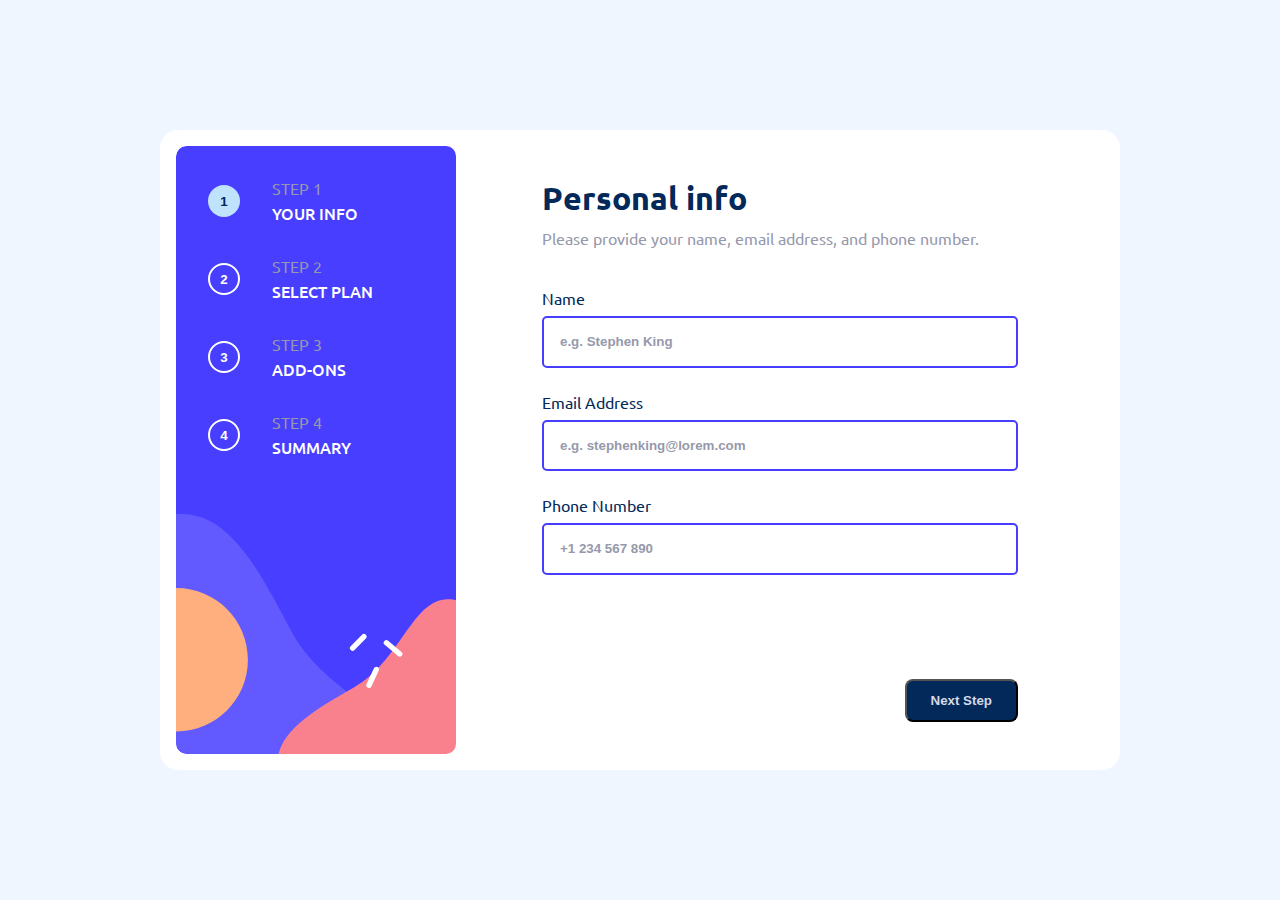
<file: index.html>
<!DOCTYPE html>
<html lang="en">
<head>
  <meta charset="UTF-8">
  <meta name="viewport" content="width=device-width, initial-scale=1.0">

  <link rel="icon" type="image/png" sizes="32x32" href="./assets/images/favicon-32x32.png">
  <link rel="preconnect" href="https://fonts.googleapis.com">
  <link rel="preconnect" href="https://fonts.gstatic.com" crossorigin>
  <link href="https://fonts.googleapis.com/css2?family=Ubuntu:ital,wght@0,300;0,400;0,500;0,700;1,300;1,400;1,500;1,700&display=swap" rel="stylesheet">

  <link rel="stylesheet" href="styles/general.css">
  <link rel="stylesheet" href="styles/step_1.css">

  <title>Frontend Mentor | Multi-step form</title>

</head>
<body>
  
  <div class="background-container">
    <img src="./assets/images/bg-sidebar-mobile.svg" alt="">
  </div>

  <div class="side-bar-mobile">
    <button class="step">
      1
    </button>
    <button class="step">
      2
    </button>
    <button class="step">
      3
    </button>
    <button class="step">
      4
    </button>
  </div>

  <div class="content-area">
    <div class="side-bar">

      <div class="option-1">
        <button class="step">
          1
        </button>
        <div class="option-info">
          <p>STEP 1</p>
          <p>YOUR INFO</p>
        </div>
      </div>

      <div class="option-2">
        <button class="step">
          2
        </button>
        <div class="option-info">
          <p>STEP 2</p>
          <p>SELECT PLAN</p>
        </div>
      </div>

      <div class="option-3">
        <button class="step">
          3
        </button>
        <div class="option-info">
          <p>STEP 3</p>
          <p>ADD-ONS</p>
        </div>
      </div>

      <div class="option-4">
        <button class="step">
          4
        </button>
        <div class="option-info">
          <p>STEP 4</p>
          <p>SUMMARY</p>
        </div>
      </div>

    </div>

    <div class="info">
        <h1>Personal info</h1>
        <p>Please provide your name, email address, and phone number.</p>

        <div class="input-wrapper">

          <div class="labels">
            <label for="name">Name</label>
            <div class="error-message"></div>
          </div>
          
          <input type="text" id="name" placeholder="e.g. Stephen King" pattern="^([a-zA-Z]+ ?)+$">
        </div>

        <div class="input-wrapper">
          
          <div class="labels">
            <label for="email-address">Email Address</label>  
            <div class="error-message"></div>
          </div>

          <input type="email" id="email-address" placeholder="e.g. stephenking@lorem.com">
        </div>

        <div class="input-wrapper">

          <div class="labels">
            <label for="phone-no">Phone Number</label>
            <div class="error-message"></div>
          </div>

          <input type="tel" id="phone-no" placeholder="+1 234 567 890" minlength="7" maxlength="20">
        </div>

        <button class="next">Next Step</button>
    </div>
  </div>
  
  <script src="./scripts/global.js"></script>
  <script src="./scripts/step1.js"></script>
  
</body>
</html>
</file>
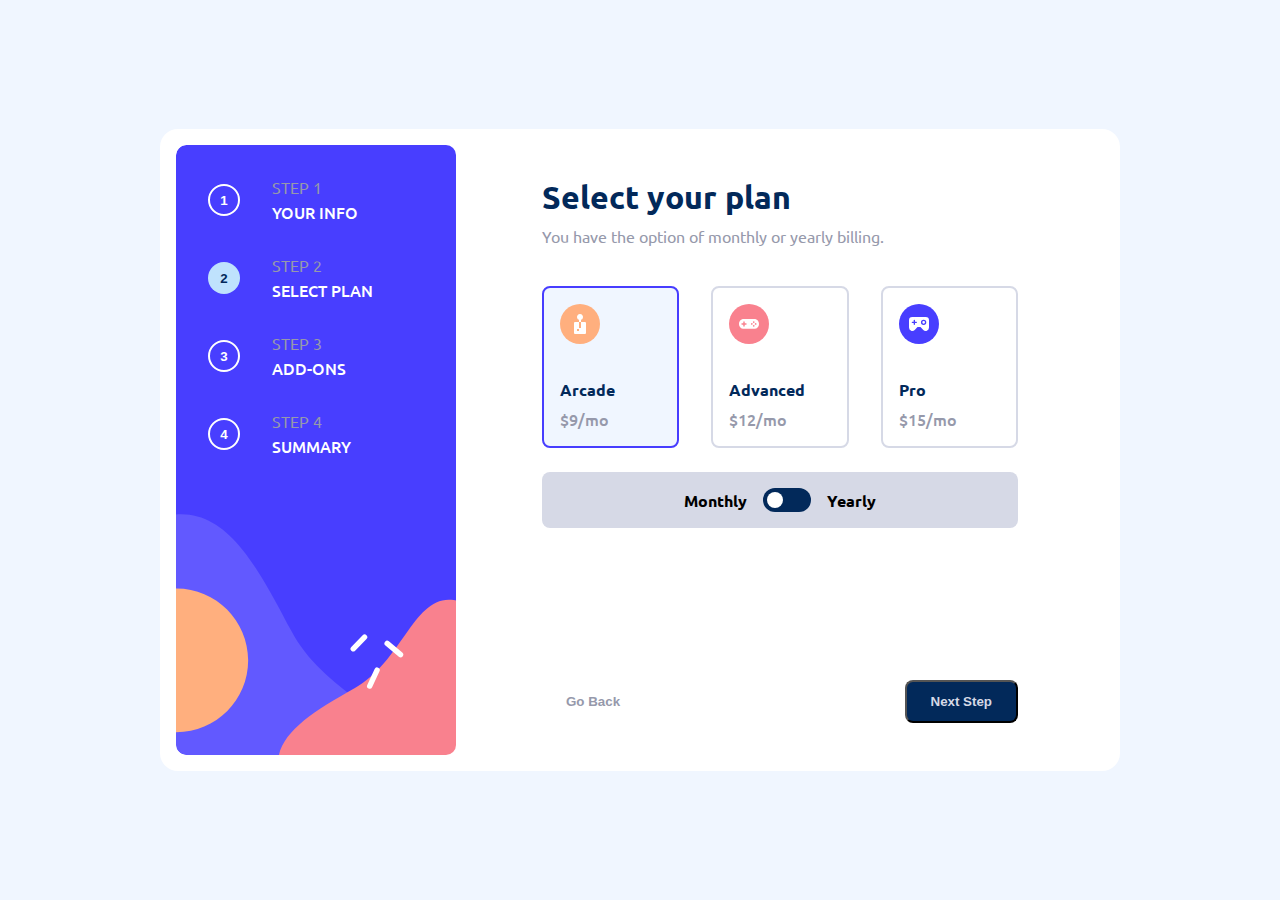
<file: step_2.html>
<!DOCTYPE html>
<html lang="en">
<head>
  <meta charset="UTF-8">
  <meta name="viewport" content="width=device-width, initial-scale=1.0">

  <link rel="icon" type="image/png" sizes="32x32" href="./assets/images/favicon-32x32.png">
  <link rel="preconnect" href="https://fonts.googleapis.com">
  <link rel="preconnect" href="https://fonts.gstatic.com" crossorigin>
  <link href="https://fonts.googleapis.com/css2?family=Ubuntu:ital,wght@0,300;0,400;0,500;0,700;1,300;1,400;1,500;1,700&display=swap" rel="stylesheet">

  <link rel="stylesheet" href="styles/general.css">
  <link rel="stylesheet" href="styles/step_2.css">

  <title>Frontend Mentor | Multi-step form</title>

</head>
<body>
  <div class="background-container">
    <img src="./assets/images/bg-sidebar-mobile.svg" alt="">
  </div>

  <div class="side-bar-mobile">
    <button class="step">
      1
    </button>
    <button class="step">
      2
    </button>
    <button class="step">
      3
    </button>
    <button class="step">
      4
    </button>
  </div>

  <div class="content-area">
    <div class="side-bar">

      <div class="option-1">
        <button class="step">
          1
        </button>
        <div class="option-info">
          <p>STEP 1</p>
          <p>YOUR INFO</p>
        </div>
      </div>

      <div class="option-2">
        <button class="step">
          2
        </button>
        <div class="option-info">
          <p>STEP 2</p>
          <p>SELECT PLAN</p>
        </div>
      </div>

      <div class="option-3">
        <button class="step">
          3
        </button>
        <div class="option-info">
          <p>STEP 3</p>
          <p>ADD-ONS</p>
        </div>
      </div>

      <div class="option-4">
        <button class="step">
          4
        </button>
        <div class="option-info">
          <p>STEP 4</p>
          <p>SUMMARY</p>
        </div>
      </div>

    </div>

    <div class="info">
        <h1>Select your plan</h1>
        <p>You have the option of monthly or yearly billing.</p>

        <section class="plan-selection">
            <div class="plan-1 onClickFocus" tabindex="0">
                <img src="./assets/images/icon-arcade.svg" alt="icon-arcade">
                <div class="plan-info">
                  <p>Arcade</p>
                  <p>$9/mo</p>
                </div>
            </div>
            <div class="plan-2" tabindex="0">
                <img src="./assets/images/icon-advanced.svg" alt="icon-advanced">
                <div class="plan-info">
                  <p>Advanced</p>
                  <p>$12/mo</p>
                </div>
            </div>
            <div class="plan-3" tabindex="0">
                <img src="./assets/images/icon-pro.svg" alt="icon-pro">
                <div class="plan-info">
                  <p>Pro</p>
                  <p>$15/mo</p>
                </div>
            </div>
        </section>

        <div class="plan-duration">
            <p>Monthly</p>
            <div class="wrapper" tabindex="0">
                <div class="child"></div>
            </div>
            <p>Yearly</p>
        </div>

        <div class="tracking-buttons">
            <button class="back">
              Go Back
              <a href="index.html"></a>
            </button>
            <button class="next">
              Next Step
              <a href="step_3.html"></a>
            </button>
        </div>
    </div>
  </div>

  <script src="./scripts/global.js"></script>
  <script src="./scripts/step2.js"></script>

</body>
</html>
</file>
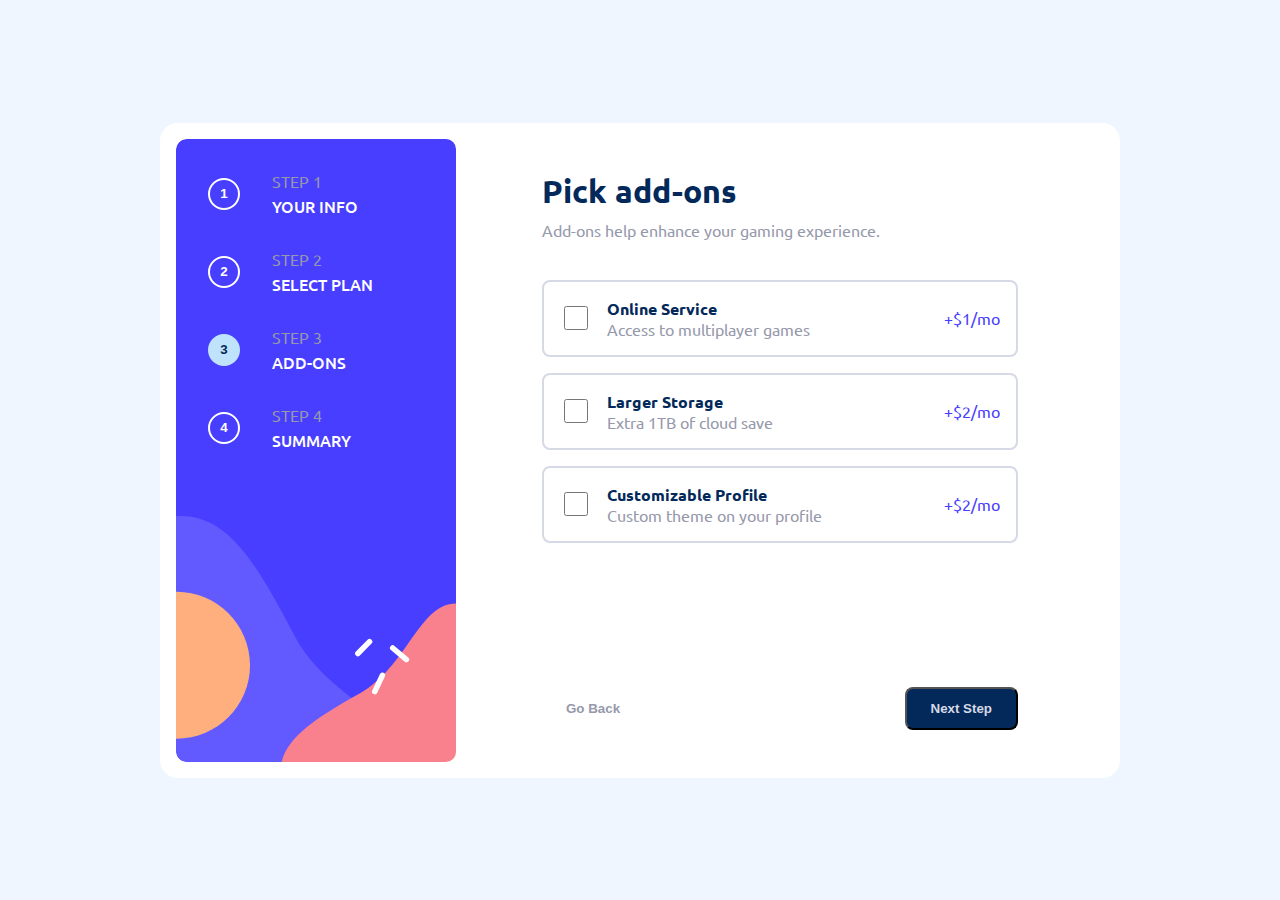
<file: step_3.html>
<!DOCTYPE html>
<html lang="en">
<head>
  <meta charset="UTF-8">
  <meta name="viewport" content="width=device-width, initial-scale=1.0">

  <link rel="icon" type="image/png" sizes="32x32" href="./assets/images/favicon-32x32.png">
  <link rel="preconnect" href="https://fonts.googleapis.com">
  <link rel="preconnect" href="https://fonts.gstatic.com" crossorigin>
  <link href="https://fonts.googleapis.com/css2?family=Ubuntu:ital,wght@0,300;0,400;0,500;0,700;1,300;1,400;1,500;1,700&display=swap" rel="stylesheet">

  <link rel="stylesheet" href="styles/general.css">
  <link rel="stylesheet" href="styles/step_3.css">

  <title>Frontend Mentor | Multi-step form</title>

</head>
<body>

  <div class="background-container">
    <img src="./assets/images/bg-sidebar-mobile.svg" alt="">
  </div>

  <div class="side-bar-mobile">
    <button class="step">
      1
    </button>
    <button class="step">
      2
    </button>
    <button class="step">
      3
    </button>
    <button class="step">
      4
    </button>
  </div>
  
  <div class="content-area">
    <div class="side-bar">

      <div class="option-1">
        <button class="step">
          1
        </button>
        <div class="option-info">
          <p>STEP 1</p>
          <p>YOUR INFO</p>
        </div>
      </div>

      <div class="option-2">
        <button class="step">
          2
        </button>
        <div class="option-info">
          <p>STEP 2</p>
          <p>SELECT PLAN</p>
        </div>
      </div>

      <div class="option-3">
        <button class="step">
          3
        </button>
        <div class="option-info">
          <p>STEP 3</p>
          <p>ADD-ONS</p>
        </div>
      </div>

      <div class="option-4">
        <button class="step">
          4
        </button>
        <div class="option-info">
          <p>STEP 4</p>
          <p>SUMMARY</p>
        </div>
      </div>

    </div>

    <div class="info">
        <h1>Pick add-ons</h1>
        <p>Add-ons help enhance your gaming experience.</p>

        <section class="add-on-options">
            <div class="option-1" tabindex="0">
                <input type="checkbox" name="" id="online-service">
                <div class="add-on-info">
                    <p>Online Service</p>
                    <p>Access to multiplayer games</p>
                </div>
                <p class="option-price">+$1/mo</p>
            </div>

            <div class="option-2" tabindex="0">
                <input type="checkbox" name="" id="larger-storage">
                <div class="add-on-info">
                    <p>Larger Storage</p>
                    <p>Extra 1TB of cloud save</p>
                </div>
                <p class="option-price">+$2/mo</p>
            </div>

            <div class="option-3" tabindex="0">
                <input type="checkbox" name="" id="customizable-profile">
                <div class="add-on-info">
                    <p>Customizable Profile</p>
                    <p>Custom theme on your profile</p>
                </div>
                <p class="option-price">+$2/mo</p>
            </div>
        </section>

        <div class="tracking-buttons">
            <button class="back">
              Go Back
              <a href="step_2.html"></a>
            </button>
            <button class="next">
              Next Step
              <a href="step_4.html"></a>
            </button>
        </div>
    
    </div>

  </div>

  <script src="./scripts/global.js"></script>
  <script src="./scripts/step3.js"></script>

</body>
</html>
</file>
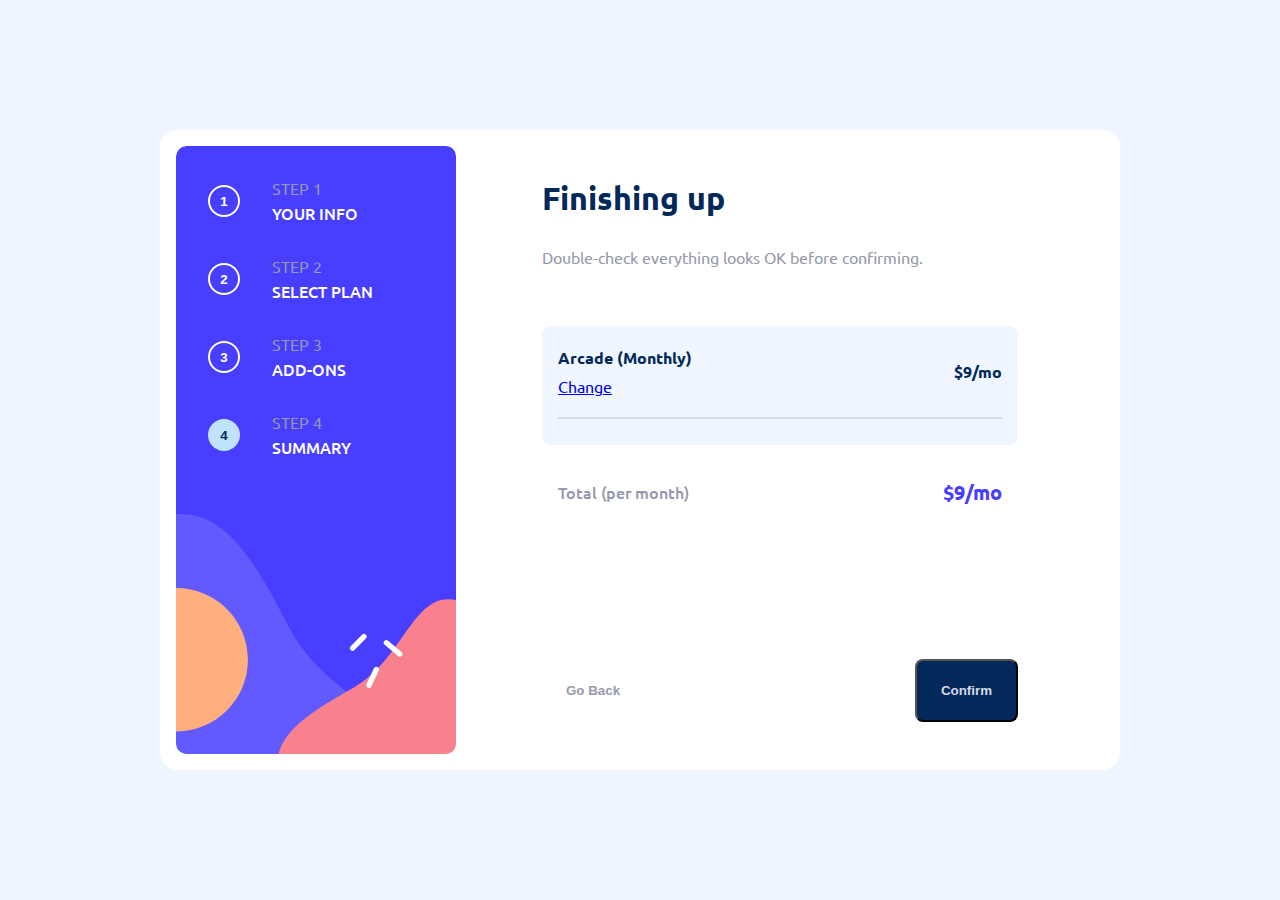
<file: step_4.html>
<!DOCTYPE html>
<html lang="en">
<head>
  <meta charset="UTF-8">
  <meta name="viewport" content="width=device-width, initial-scale=1.0">

  <link rel="icon" type="image/png" sizes="32x32" href="./assets/images/favicon-32x32.png">
  <link rel="preconnect" href="https://fonts.googleapis.com">
  <link rel="preconnect" href="https://fonts.gstatic.com" crossorigin>
  <link href="https://fonts.googleapis.com/css2?family=Ubuntu:ital,wght@0,300;0,400;0,500;0,700;1,300;1,400;1,500;1,700&display=swap" rel="stylesheet">

  <link rel="stylesheet" href="styles/general.css">
  <link rel="stylesheet" href="styles/step_4.css">

  <title>Frontend Mentor | Multi-step form</title>

</head>
<body>

  <div class="background-container">
    <img src="./assets/images/bg-sidebar-mobile.svg" alt="">
  </div>

  <div class="side-bar-mobile">
    <button class="step">
      1
    </button>
    <button class="step">
      2
    </button>
    <button class="step">
      3
    </button>
    <button class="step">
      4
    </button>
  </div>
  
  <div class="content-area">
    <div class="side-bar">

      <div class="option-1">
        <button class="step">
          1
        </button>
        <div class="option-info">
          <p>STEP 1</p>
          <p>YOUR INFO</p>
        </div>
      </div>

      <div class="option-2">
        <button class="step">
          2
        </button>
        <div class="option-info">
          <p>STEP 2</p>
          <p>SELECT PLAN</p>
        </div>
      </div>

      <div class="option-3">
        <button class="step">
          3
        </button>
        <div class="option-info">
          <p>STEP 3</p>
          <p>ADD-ONS</p>
        </div>
      </div>

      <div class="option-4">
        <button class="step">
          4
        </button>
        <div class="option-info">
          <p>STEP 4</p>
          <p>SUMMARY</p>
        </div>
      </div>

    </div>

    <div class="info">
        <h1>Finishing up</h1>
        <p>Double-check everything looks OK before confirming.</p>

        <section class="summary">
            <div class="plan-price-summary">
                <div class="info-wrapper">
                    <p>Arcade (Monthly)</p>
                    <a href="step_2.html">
                      <p>Change</p>
                    </a>
                </div>
                <p class="plan-price">$9/mo</p>
            </div>

            <div class="additional-charges"></div>
        </section>

        <div class="total-price">
            <p>Total (per month)</p>
            <p>$12/mo</p>
        </div>

        <div class="tracking-buttons">
            <button class="back">
              Go Back
              <a href="step_3.html"></a>
            </button>
            <button class="confirm">Confirm</button>
        </div>
    </div>

  </div>

  <script src="./scripts/global.js"></script>
  <script src="./scripts/step4.js"></script>

</body>
</html>
</file>
<file: styles/general.css>
*,
*::before,
*::after {
    box-sizing: border-box;
}

h1,
h2,
h3,
h4,
h5,
h6,
p,
body {
    margin: 0;
}

:root {
    font-size: 16px;

    /* Primary Colors */

    --marine-blue: hsl(213, 96%, 18%);
    --purplish-blue: hsl(243, 100%, 62%);
    --pastel-blue: hsl(228, 100%, 84%);
    --light-blue: hsl(206, 94%, 87%);
    --strawberry-red: hsl(354, 84%, 57%);

    /* Neutral Colors */

    --cool-gray: hsl(231, 11%, 63%);
    --light-gray: hsl(229, 24%, 87%);
    --magnolia: hsl(217, 100%, 97%);
    --alabaster: hsl(231, 100%, 99%);
    --white: hsl(0, 0%, 100%);

    /* Font Family */

    font-family: "Ubuntu", sans-serif;

    /* Font Weight */

    --light: 400;
    --regular: 500;
    --bold: 700;
}

body {
    min-height: 100vh;
    padding-inline: 1rem;
    background-color: var(--magnolia);

    display: flex;
    flex-direction: column;
    justify-content: center;
    align-items: center;
}

.background-container {
    display: none;
}

.content-area {
    padding: 1rem;
    width: min(60rem, 100%);
    min-height: 40rem;
    background-color: var(--white);
    border-radius: 18px;

    display: flex;
}

.side-bar {
    width: min(17.5rem,100%);
    padding-left: 2rem;
    padding-top: 2rem;

    display: flex;
    flex-direction: column;
    row-gap: 2rem;

    background-image: url('../assets/images/bg-sidebar-desktop.svg');
    background-repeat: no-repeat;
    background-size: cover;

    border-radius: 10px;
    overflow: hidden;
}

.side-bar > div {
    height: fit-content;
    display: flex;
    column-gap: 2rem;
}

.side-bar button:hover {
    cursor: pointer;
}

.step {
    width: 2rem;
    height: 2rem;
    border-radius: 50%;
    color: var(--white);
    background-color: transparent;
    border: solid 2px var(--white);
    align-self: center;
    font-weight: var(--bold);
}

.option-info > p:first-child {
    color: var(--cool-gray);
    font-weight: var(--light);
}

.option-info > p:nth-child(2) {
    margin-top: 0.25rem;
    color: var(--white);
    font-weight: var(--regular);
}

.info {
    padding: 2rem 2rem;
    width: min(60ch,100%);
    margin-inline: auto;

    display: grid;
    row-gap: 1.5rem;
}

.info h1 {
    color: var(--marine-blue);
}

.info > h1 + p {
    color: var(--cool-gray);
    margin-bottom: 1rem;
    margin-top: -1rem;
}

button {
    position: relative;
    cursor: pointer;
}

button a {
    position: absolute;
    inset: 0;
    z-index: 1;
}

.info button:focus-visible {
    outline: orange dashed 2px;
}

.side-bar-mobile {
    display: none;
}


@media screen and (max-width: 850px) {
    body {
        padding-bottom: 2rem;
    }

    .background-container {
        display: block;
        position: absolute;
        z-index: -1;
        left: 0;
        right: 0;
        top: 0;

        height: 40vh;

        overflow: hidden;
    }

    .background-container img {
        width: 100%;
        height: 100%;
        object-fit: cover;
    }

    .side-bar-mobile {
        padding: 2rem;

        display: flex;
        gap: 2rem;
    }
    
    .content-area {
        width: min(100%,35rem);
    }
    .side-bar {
        display: none;
    }

    .info > h1 + p {
        margin-top: -0.5rem;
    }
}

@media screen and (max-width: 650px) {
    .info {
        padding-inline: 1rem;
        padding-block: 1rem;
        row-gap: 1rem;
    }
}
</file>
<file: styles/step_1.css>
.input-wrapper {
    display: grid;
    row-gap: 0.5rem;
}

.labels {
    display: flex;
    justify-content: space-between;
}

.info label,.error-message {
    color: var(--marine-blue);
    font-weight: var(--light);
}

.error-message {
    color: var(--strawberry-red);
}

.info input {
    width: 100%;
    padding: 1rem;
    border-radius: 5px;
    border: solid 2px var(--cool-gray);
}

.info input::placeholder {
    color: var(--cool-gray);
    font-weight: var(--bold);
}

.info input:valid {
    border: solid 2px var(--purplish-blue);
    outline: none;
}

.info input:invalid,.info input:required {
    border: solid 2px var(--strawberry-red);
    outline: none;
}


@keyframes required-animation {
    0%,50%,100% {}
    25% {
        transform: translateY(-2px);
    }
    75% {
        transform: translateY(2px);
    }
}

.add-required-animation {
    animation: required-animation 250ms ease-in-out 2;
}

.info button {
    padding: 0.75rem 1.5rem;
    margin-top: 5rem;
    width: fit-content;
    place-self: end;
    border-radius: 0.5rem;

    color: var(--light-gray);
    font-weight: var(--bold);
    background-color: var(--marine-blue);
}

.side-bar > .option-1 > button,.side-bar-mobile > button:nth-child(1) {
    background-color: var(--light-blue);
    color: var(--marine-blue);
    border: none;
}

@media screen and (max-width: 650px) {
    .input-wrapper {
        row-gap: 0;
    }
    .info input {
        padding: 0.5rem 1rem;
    }
}
</file>
<file: styles/step_2.css>
.plan-selection {
    width: 100%;

    display: flex;
    column-gap: 2rem;
}

.plan-selection > div {
    border: solid 2px var(--light-gray);
    border-radius: 0.5rem;
    padding: 1rem;
    flex: 1;
    
    cursor: pointer;
}

.onClickFocus {
    outline: none;
    background-color: var(--magnolia);
}

.plan-selection > div > img {
    margin-bottom: 2rem;
}

.plan-selection > div:first-child {
    border: solid 2px var(--purplish-blue);
}

.plan-info p:first-child {
    margin-bottom: 0.5rem;
    color: var(--marine-blue);
    font-weight: var(--bold);
}

.plan-info p:nth-child(2) {
    color: var(--cool-gray);
    font-weight: var(--regular);
}

.plan-info p:nth-child(3) {
    margin-top: 0.5rem;
    color: var(--marine-blue);
    font-weight: var(--light);
    font-size: 14px;
}

.plan-info {
    display: flex;
    flex-direction: column;
}

.plan-duration {
    padding: 1rem;
    width: 100%;
    background-color: var(--light-gray);
    font-weight: var(--bold);
    border-radius: 0.5rem;

    display: flex;
    justify-content: center;
    align-items: center;
    column-gap: 1rem;
}

.wrapper {
    padding-inline: 0.25rem;
    width: 3rem;
    height: 1.5rem;
    background-color: var(--marine-blue);
    border-radius: 1rem;

    display: grid;

    cursor: pointer;
}

.child {
    width: 1rem;
    height: 1rem;
    border-radius: 50%;
    background-color: var(--white);
    align-self: center;
    transform: translate(0rem);

    transition: transform ease-in-out 250ms;
}

.tracking-buttons {
    margin-top: 8rem;

    display: flex;
    justify-content: space-between;
}

.back,.next {
    padding: 0.75rem 1.5rem;
    width: fit-content;
    border-radius: 0.5rem;

    font-weight: var(--bold);
}
.next {
    color: var(--light-gray);
    background-color: var(--marine-blue);
}

.back {
    background: none;
    border: none;
    color: var(--cool-gray);
}

.side-bar > .option-2 > button, .side-bar-mobile > button:nth-child(2) {
    background-color: var(--light-blue);
    color: var(--marine-blue);
    border: none;
}

@media screen and (max-width: 850px) {
    .plan-selection {
        column-gap: 0.5rem;
        align-items: center;
    }
}

@media screen and (max-width: 575px) {
    .plan-selection {
        flex-direction: column;
        row-gap: 1rem;
    }

    .plan-selection > div {
        width: 100%;

        display: flex;
        column-gap: 1rem;
        align-items: center;
    }

    .plan-selection > div > img {
        margin-bottom: 0rem;
    }
    
    .plan-info {
        row-gap: 1rem;
    }

    .plan-info p:first-child {
        margin-bottom: 0;
    }

    .plan-info p:nth-child(3) {
        margin-top: 0;
    }
}
</file>
<file: styles/step_3.css>
.add-on-options {
    width: 100%;

    display: grid;
    row-gap: 1rem;
}

.add-on-options > div {
    padding: 1rem;
    border: solid 2px var(--light-gray);
    border-radius: 0.5rem;

    display: flex;
    align-items: center;
    column-gap: 1rem;

    cursor: pointer;
}

.onClickStyle {
    outline: none;
    background-color: var(--magnolia);
}

.add-on-options input {
    width: 1.5rem;
    height: 1.5rem;
}

.add-on-info {
    flex: 1;
}

.add-on-info p:first-of-type {
    color: var(--marine-blue);
    font-weight: var(--bold);
}

.add-on-info p:last-of-type {
    color: var(--cool-gray);
}

.option-price {
    color: var(--purplish-blue);
}

.tracking-buttons {
    margin-top: 7.5rem;

    display: flex;
    justify-content: space-between;
}

.back,.next {
    padding: 0.75rem 1.5rem;
    width: fit-content;
    border-radius: 0.5rem;

    font-weight: var(--bold);
}
.next {
    color: var(--light-gray);
    background-color: var(--marine-blue);
}

.back {
    background: none;
    border: none;
    color: var(--cool-gray);
}

.side-bar > .option-3 > button,.side-bar-mobile > button:nth-child(3) {
    background-color: var(--light-blue);
    color: var(--marine-blue);
    border: none;
}
</file>
<file: styles/step_4.css>
.summary {
    padding: 1rem;
    width: 100%;
    background-color: var(--magnolia);
    border-radius: 0.5rem;

    display: grid;
    row-gap: 1rem;
}

.plan-price-summary {
    display: flex;
    justify-content: space-between;
    align-items: center;
}

.additional-charges {
    border-top: solid 2px var(--light-gray);
    display: grid;
    row-gap: 1rem;
}

.additional-charges > div:first-of-type {
    padding-top: 1rem;
}

.additional-charges > div {
    display: flex;
    justify-content: space-between;
    align-items: center;
}

.total-price {
    padding-inline: 1rem;
    
    display: flex;
    justify-content: space-between;
    align-items: center;
}

.info-wrapper > p:first-of-type,.info-wrapper + p:first-of-type {
    color: var(--marine-blue);
    font-weight: var(--bold);
}

.info-wrapper > p:first-of-type {
    margin-bottom: 0.5rem;
}

.additional-charges > div > p:first-of-type , .total-price > p:first-of-type {
    color: var(--cool-gray);
    font-weight: var(--regular);
}

.total-price > p:last-of-type {
    color: var(--purplish-blue);
    font-size: 1.25rem;
    font-weight: var(--bold);
}

.tracking-buttons {
    margin-top: 7.5rem;

    display: flex;
    justify-content: space-between;
}

.back,.confirm {
    padding: 0.75rem 1.5rem;
    width: fit-content;
    border-radius: 0.5rem;

    font-weight: var(--bold);
}
.confirm {
    color: var(--light-gray);
    background-color: var(--marine-blue);
}

.back {
    background: none;
    border: none;
    color: var(--cool-gray);
}

.side-bar > .option-4 > button, .side-bar-mobile > button:nth-child(4) {
    background-color: var(--light-blue);
    color: var(--marine-blue);
    border: none;
}

.thank-you {
    display: flex;
    flex-direction: column;
    justify-content: center;
    align-items: center;
    row-gap: 2rem;
}

.thank-you p {
    text-align: center;
    color: var(--cool-gray);
}
</file>
